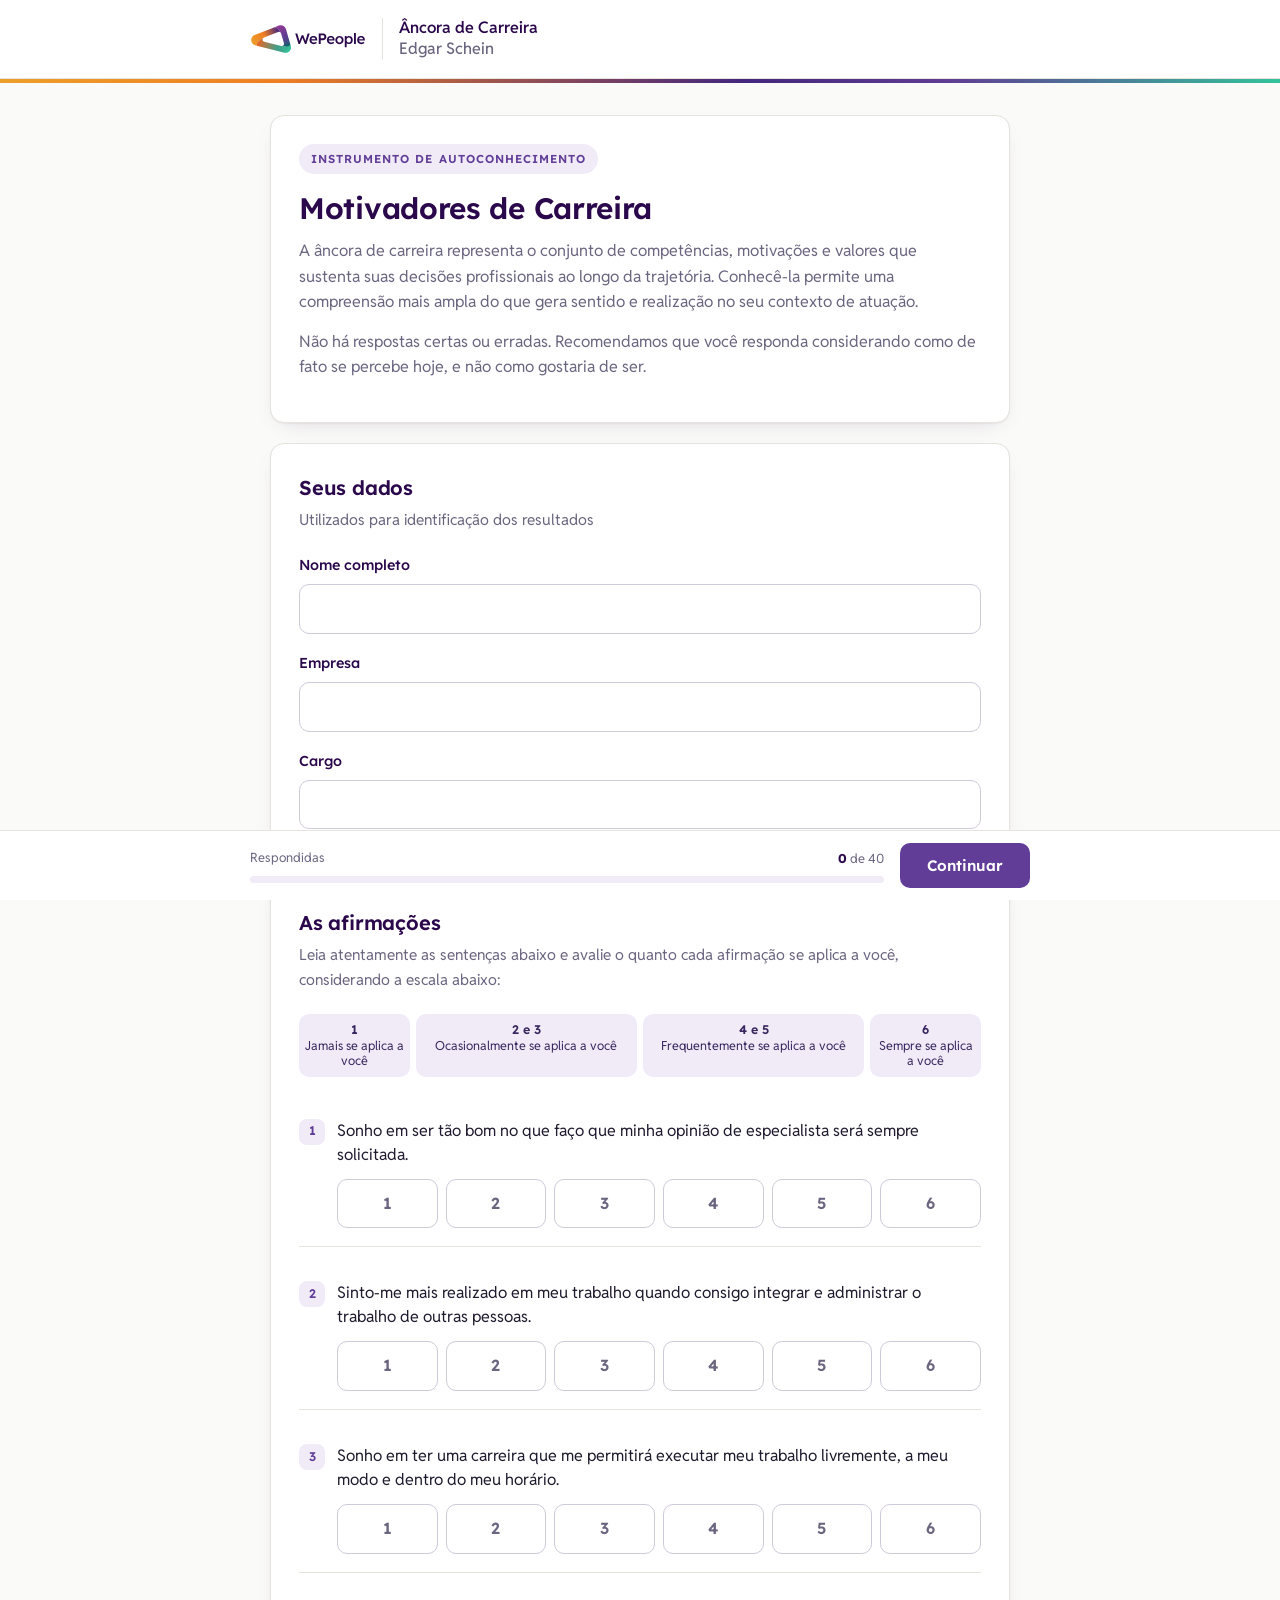
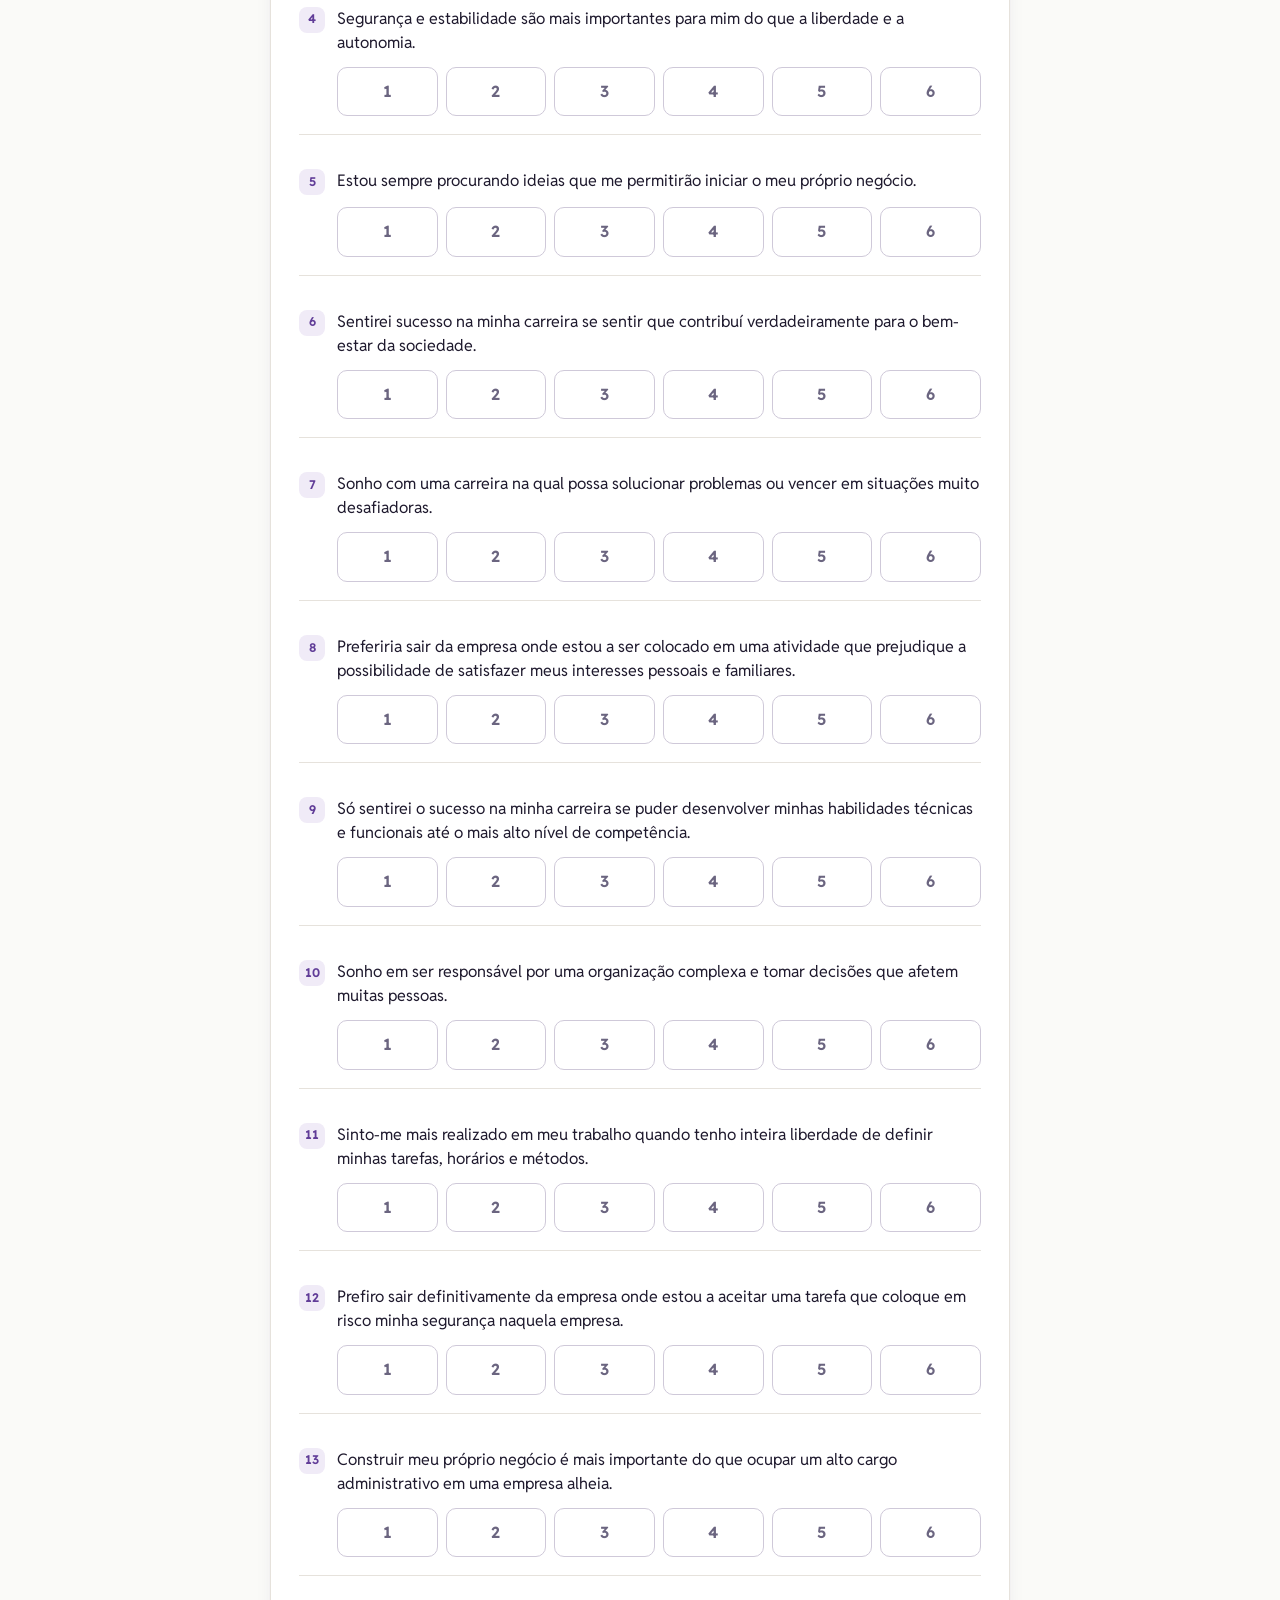
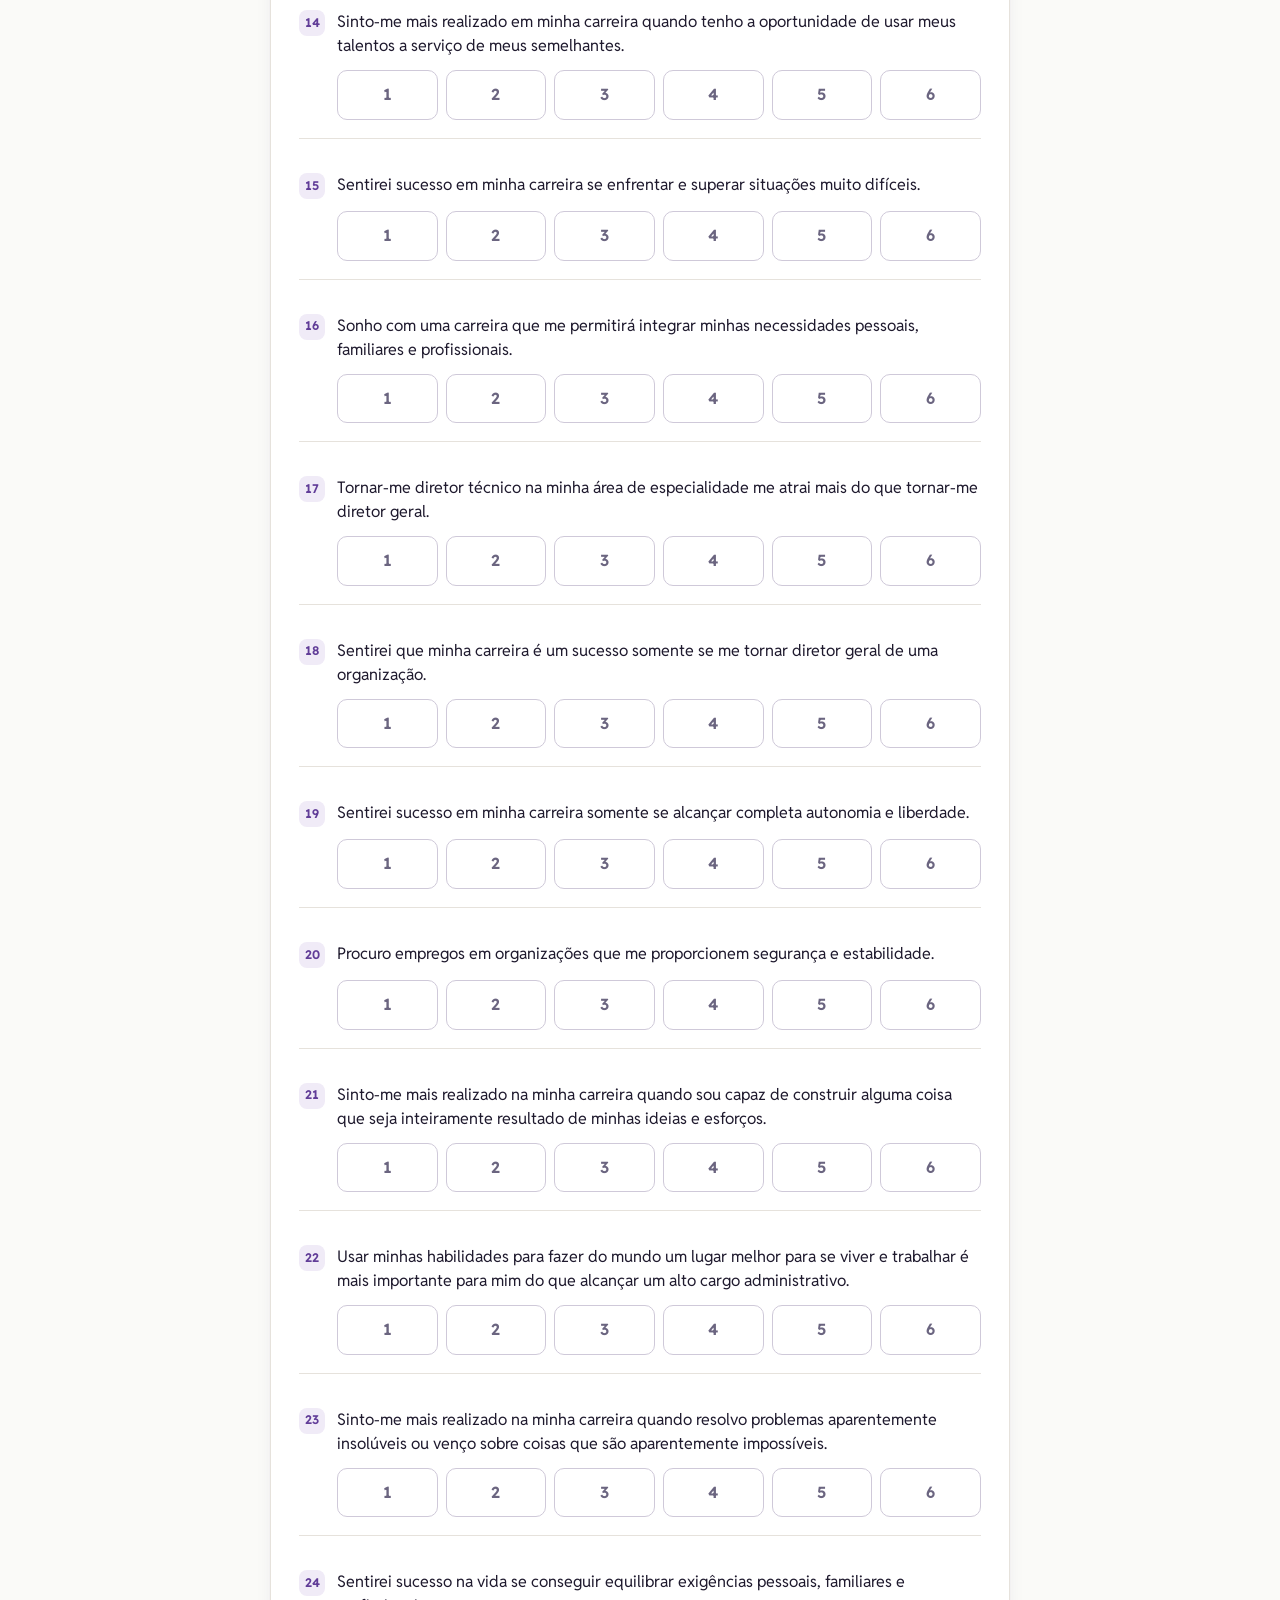
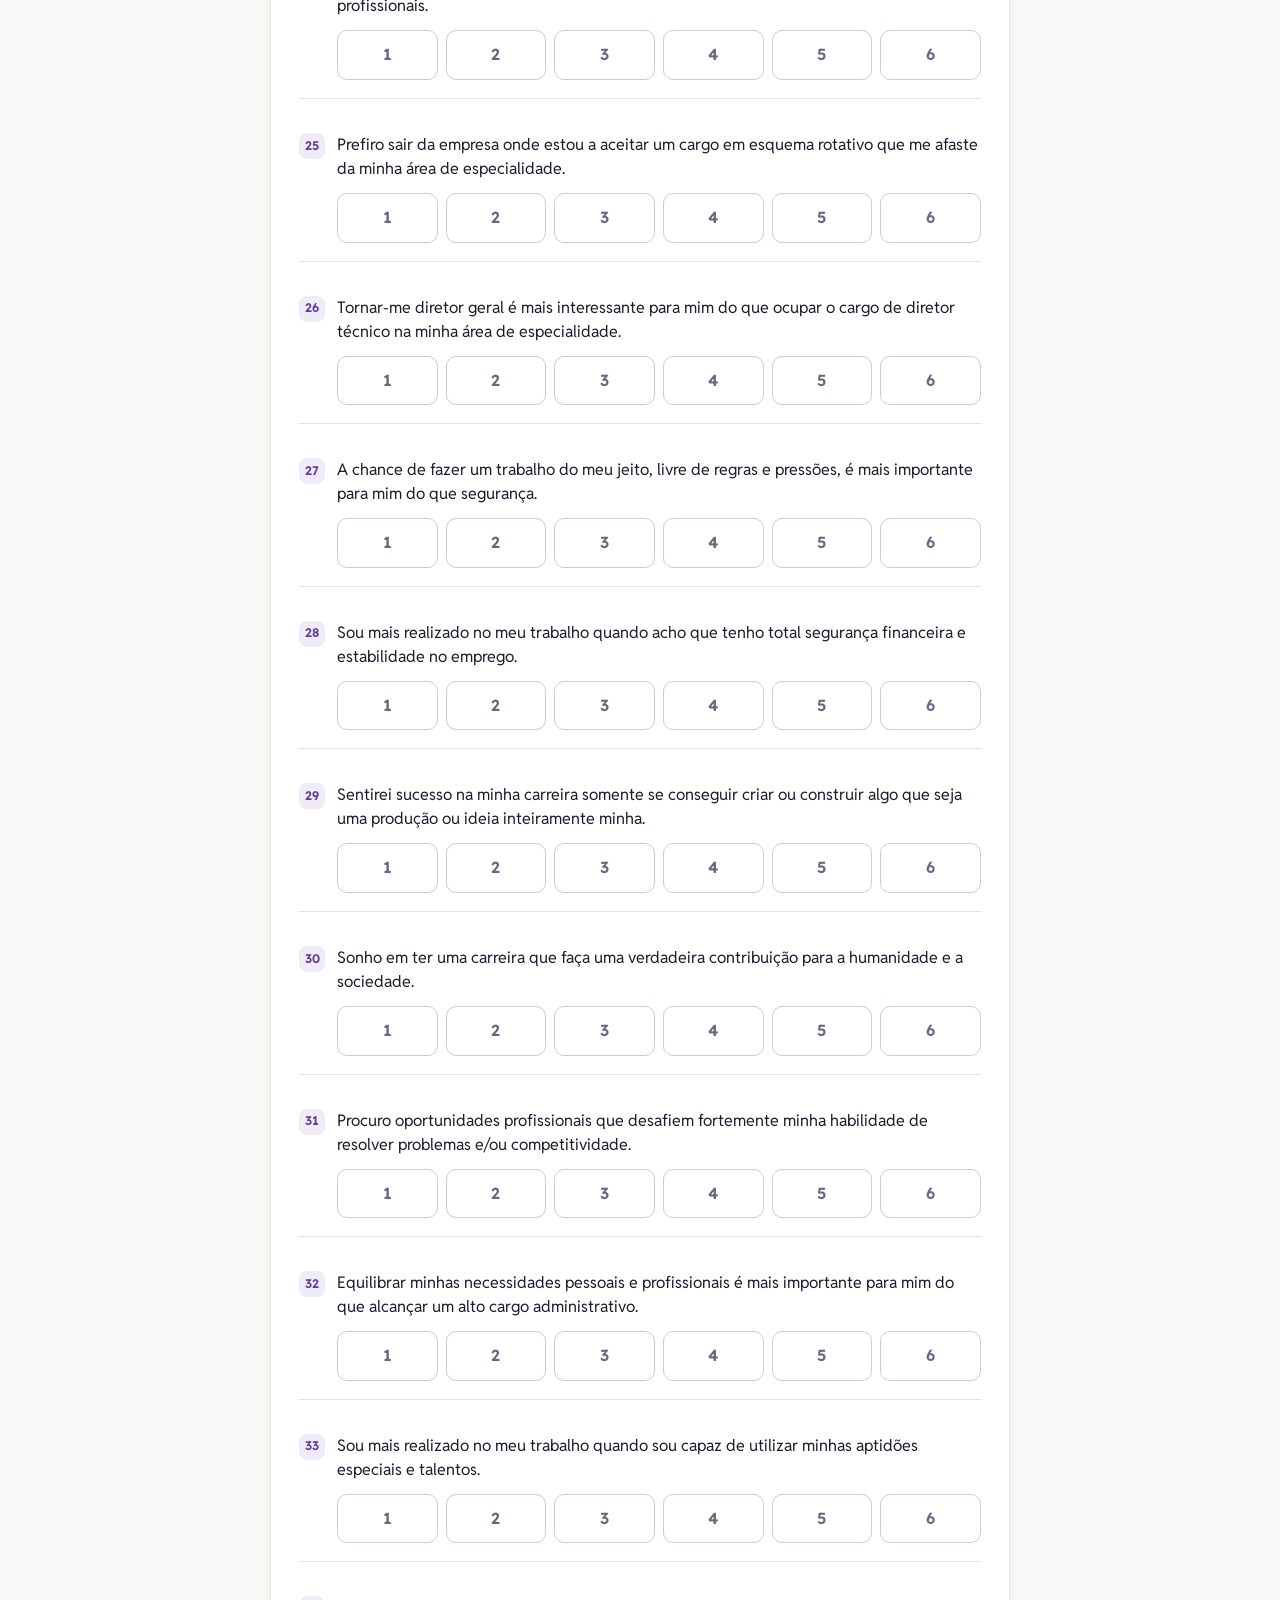
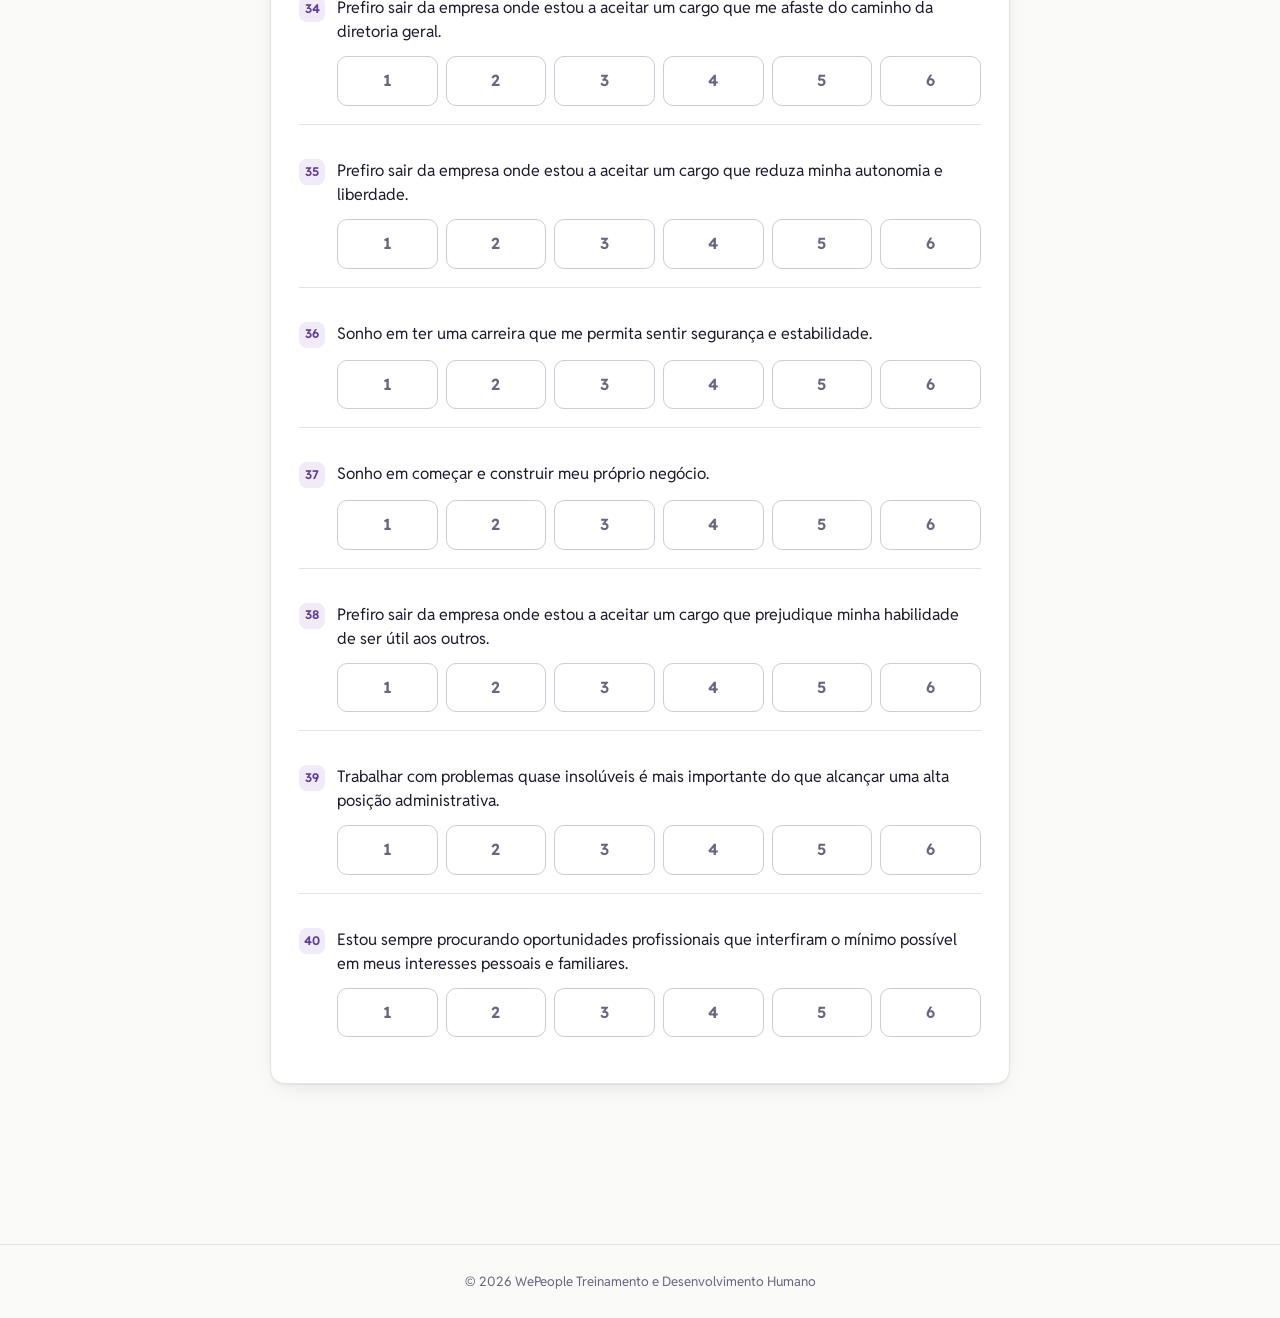
<file: index.html>
<!DOCTYPE html>
<html lang="pt-BR">
<head>
<meta charset="UTF-8">
<meta name="viewport" content="width=device-width, initial-scale=1">
<title>Âncora de Carreira | WePeople</title>
<meta name="description" content="Instrumento Âncora de Carreira (Edgar Schein) — WePeople.">
<meta name="robots" content="noindex">
<link rel="icon" href="assets/img/simbolo-wepeople.svg" type="image/svg+xml">
<link rel="preconnect" href="https://fonts.googleapis.com">
<link rel="preconnect" href="https://fonts.gstatic.com" crossorigin>
<link href="https://fonts.googleapis.com/css2?family=Lexend:wght@400;500;600;700&family=Reddit+Sans:wght@400;500;600&display=swap" rel="stylesheet">
<link rel="stylesheet" href="assets/css/style.css">
</head>
<body>

<header class="cabecalho">
  <div class="cabecalho__interno">
    <img src="assets/img/logo-wepeople.svg" alt="WePeople" class="cabecalho__logo">
    <p class="cabecalho__titulo">
      <strong>Âncora de Carreira</strong>
      Edgar Schein
    </p>
  </div>
</header>
<div class="fio-marca"></div>

<main>

  <!-- ETAPA 1 ------------------------------------------------- -->
  <section id="etapaFormulario">

    <div class="cartao abertura">
      <span class="abertura__selo">Instrumento de autoconhecimento</span>
      <h1>Motivadores de Carreira</h1>
      <p>
        A âncora de carreira representa o conjunto de competências, motivações e
        valores que sustenta suas decisões profissionais ao longo da trajetória.
        Conhecê-la permite uma compreensão mais ampla do que gera sentido e
        realização no seu contexto de atuação.
      </p>
      <p>
        Não há respostas certas ou erradas. Recomendamos que você responda
        considerando como de fato se percebe hoje, e não como gostaria de ser.
      </p>
    </div>

    <form id="formulario" novalidate>

      <div class="cartao">
        <h2 class="cartao__titulo">Seus dados</h2>
        <p class="cartao__apoio">Utilizados para identificação dos resultados</p>

        <div class="campo" id="campoNome">
          <label for="nome">Nome completo</label>
          <input type="text" id="nome" name="nome" autocomplete="name" required>
          <span class="campo__erro">Preencha seu nome completo.</span>
        </div>

        <div class="campo" id="campoEmpresa">
          <label for="empresa">Empresa</label>
          <input type="text" id="empresa" name="empresa" autocomplete="organization" required>
          <span class="campo__erro">Preencha o nome da empresa.</span>
        </div>

        <div class="campo" id="campoCargo">
          <label for="cargo">Cargo</label>
          <input type="text" id="cargo" name="cargo" autocomplete="organization-title" required>
          <span class="campo__erro">Preencha seu cargo.</span>
        </div>
      </div>

      <div class="cartao">
        <h2 class="cartao__titulo">As afirmações</h2>
        <p class="cartao__apoio">
          Leia atentamente as sentenças abaixo e avalie o quanto cada afirmação
          se aplica a você, considerando a escala abaixo:
        </p>

        <div class="escala-guia" aria-hidden="true">
          <span><b>1</b> Jamais se aplica a você</span>
          <span><b>2 e 3</b> Ocasionalmente se aplica a você</span>
          <span><b>4 e 5</b> Frequentemente se aplica a você</span>
          <span><b>6</b> Sempre se aplica a você</span>
        </div>

        <div id="listaPerguntas"></div>
      </div>

    </form>
  </section>

  <!-- ETAPA 2 ------------------------------------------------- -->
  <section id="etapaDestaques" class="oculto">
    <div class="cartao">
      <h2 class="cartao__titulo">Quase lá: suas prioridades</h2>
      <p class="cartao__apoio" id="textoDestaques"></p>

      <div class="aviso aviso--info">
        <span aria-hidden="true">★</span>
        <span>As demais afirmações mantêm a nota que você já deu.</span>
      </div>

      <div id="listaDestaques"></div>

      <div id="erroDestaques" class="aviso aviso--alerta oculto"></div>
    </div>
  </section>

  <!-- ETAPA 3 ------------------------------------------------- -->
  <section id="etapaConclusao" class="oculto">
    <div class="cartao conclusao">
      <div class="conclusao__marca">
        <svg viewBox="0 0 24 24" fill="none" stroke="#fff" stroke-width="2.5"
             stroke-linecap="round" stroke-linejoin="round" aria-hidden="true">
          <path d="M20 6 9 17l-5-5"/>
        </svg>
      </div>
      <h2>Respostas enviadas!</h2>
      <p>
        Obrigada por sua dedicação. Seu resultado será apresentado e
        interpretado junto com a consultoria na devolutiva.
      </p>
      <p>
        Dúvidas? Fale com
        <a href="mailto:projetos@wepeople.com.br">projetos@wepeople.com.br</a>.
      </p>
    </div>
  </section>

</main>

<!-- BARRA FIXA --------------------------------------------- -->
<div class="rodape-fixo" id="rodapeFixo">
  <div class="rodape-fixo__interno">
    <div class="progresso" id="blocoProgresso">
      <div class="progresso__texto">
        <span id="progressoRotulo">Respondidas</span>
        <span><strong id="progressoAtual">0</strong> de <span id="progressoTotal">40</span></span>
      </div>
      <div class="progresso__trilho">
        <div class="progresso__barra" id="progressoBarra"></div>
      </div>
    </div>
    <button type="button" class="botao botao--secundario oculto" id="btnVoltar">Voltar</button>
    <button type="button" class="botao botao--principal" id="btnAvancar">Continuar</button>
  </div>
</div>

<footer class="rodape">
  © <span id="ano"></span> WePeople Treinamento e Desenvolvimento Humano
</footer>

<script type="module" src="assets/js/form.js"></script>
</body>
</html>
</file>
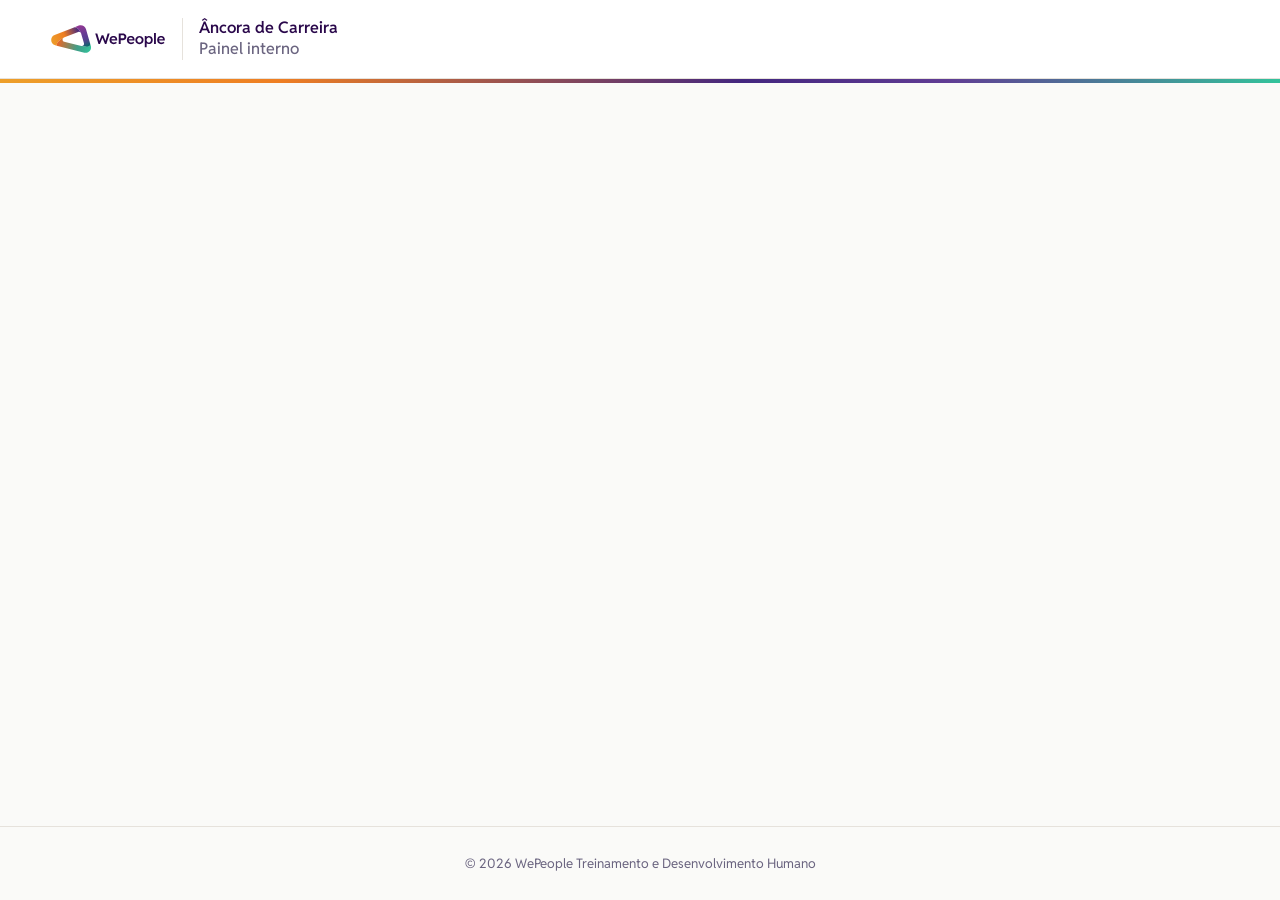
<file: admin.html>
<!DOCTYPE html>
<html lang="pt-BR">
<head>
<meta charset="UTF-8">
<meta name="viewport" content="width=device-width, initial-scale=1">
<title>Admin — Âncora de Carreira | WePeople</title>
<meta name="robots" content="noindex, nofollow">
<link rel="icon" href="assets/img/simbolo-wepeople.svg" type="image/svg+xml">
<link rel="preconnect" href="https://fonts.googleapis.com">
<link rel="preconnect" href="https://fonts.gstatic.com" crossorigin>
<link href="https://fonts.googleapis.com/css2?family=Lexend:wght@400;500;600;700&family=Reddit+Sans:wght@400;500;600&display=swap" rel="stylesheet">
<link rel="stylesheet" href="assets/css/style.css">
<link rel="stylesheet" href="assets/css/admin.css">
</head>
<body class="corpo-admin">

<header class="cabecalho">
  <div class="cabecalho__interno cabecalho__interno--largo">
    <img src="assets/img/logo-wepeople.svg" alt="WePeople" class="cabecalho__logo">
    <p class="cabecalho__titulo">
      <strong>Âncora de Carreira</strong>
      Painel interno
    </p>
    <div class="cabecalho__acoes">
      <span id="usuarioAtual" class="usuario"></span>
      <button type="button" class="botao botao--secundario botao--mini oculto" id="btnSair">Sair</button>
    </div>
  </div>
</header>
<div class="fio-marca"></div>

<main class="main--largo">

  <!-- Supabase ainda não configurado -->
  <section id="telaConfig" class="oculto">
    <div class="cartao">
      <h2 class="cartao__titulo">Falta ligar o Supabase</h2>
      <p class="cartao__apoio">O painel precisa do banco para listar as respostas.</p>
      <ol class="passos">
        <li>Crie um projeto em <a href="https://supabase.com" target="_blank" rel="noopener">supabase.com</a> (plano gratuito atende).</li>
        <li>Em <strong>SQL Editor</strong>, rode o conteúdo de <code>supabase/schema.sql</code>.</li>
        <li>Em <strong>Project Settings → API</strong>, copie a <em>Project URL</em> e a chave <em>anon public</em>.</li>
        <li>Cole as duas em <code>config.js</code> e publique.</li>
        <li>Em <strong>Authentication → Users</strong>, crie seu usuário com e-mail e senha.</li>
      </ol>
      <div class="aviso aviso--alerta">
        <span aria-hidden="true">!</span>
        <span>Use a chave <strong>anon public</strong>. Nunca a <code>service_role</code> — ela dá acesso total ao banco.</span>
      </div>
    </div>
  </section>

  <!-- Login -->
  <section id="telaLogin" class="oculto">
    <div class="cartao cartao--estreito">
      <h2 class="cartao__titulo">Entrar</h2>
      <p class="cartao__apoio">Acesso restrito à equipe WePeople.</p>
      <form id="formLogin">
        <div class="campo">
          <label for="email">E-mail</label>
          <input type="email" id="email" autocomplete="username" required>
        </div>
        <div class="campo">
          <label for="senha">Senha</label>
          <input type="password" id="senha" autocomplete="current-password" required>
        </div>
        <div id="erroLogin" class="aviso aviso--erro oculto"></div>
        <button type="submit" class="botao botao--principal botao--bloco" id="btnEntrar">Entrar</button>
      </form>
    </div>
  </section>

  <!-- Painel -->
  <section id="telaPainel" class="oculto">

    <div class="cartao">
      <div class="filtros">
        <div class="campo campo--inline">
          <label for="filtroBusca">Buscar por nome</label>
          <input type="text" id="filtroBusca" placeholder="ex.: Aníbal">
        </div>
        <div class="campo campo--inline">
          <label for="filtroEmpresa">Empresa</label>
          <select id="filtroEmpresa"><option value="">Todas</option></select>
        </div>
        <div class="campo campo--inline">
          <label for="filtroDe">De</label>
          <input type="date" id="filtroDe">
        </div>
        <div class="campo campo--inline">
          <label for="filtroAte">Até</label>
          <input type="date" id="filtroAte">
        </div>
        <button type="button" class="botao botao--secundario botao--mini" id="btnLimpar">Limpar</button>
      </div>
    </div>

    <div class="barra-acoes">
      <label class="selecao-tudo">
        <input type="checkbox" id="marcarTodos">
        <span id="resumoSelecao">Nenhum selecionado</span>
      </label>
      <div class="barra-acoes__botoes">
        <button type="button" class="botao botao--secundario botao--mini" id="btnCsv">Baixar CSV</button>
        <button type="button" class="botao botao--principal botao--mini" id="btnGerar" disabled>
          Gerar imagens
        </button>
      </div>
    </div>

    <div id="statusPainel" class="aviso aviso--info oculto"></div>

    <div class="cartao cartao--tabela">
      <table class="tabela">
        <thead>
          <tr>
            <th class="col-check"><span class="so-leitor">Selecionar</span></th>
            <th>Nome</th>
            <th>Empresa</th>
            <th>Cargo</th>
            <th>1ª âncora</th>
            <th class="col-data">Respondido em</th>
            <th class="col-acao"><span class="so-leitor">Ações</span></th>
          </tr>
        </thead>
        <tbody id="corpoTabela"></tbody>
      </table>
      <p id="vazio" class="vazio oculto">Nenhuma resposta encontrada com esses filtros.</p>
    </div>

  </section>
</main>

<!-- Pré-visualização do gráfico -->
<dialog id="dialogoGrafico" class="dialogo">
  <div class="dialogo__topo">
    <h3 id="tituloGrafico"></h3>
    <button type="button" class="botao botao--secundario botao--mini" id="btnFecharDialogo">Fechar</button>
  </div>
  <canvas id="canvasPreview"></canvas>
  <div class="dialogo__rodape">
    <button type="button" class="botao botao--principal botao--mini" id="btnBaixarUm">Baixar PNG</button>
  </div>
</dialog>

<footer class="rodape">
  © <span id="ano"></span> WePeople Treinamento e Desenvolvimento Humano
</footer>

<script type="module" src="assets/js/admin.js"></script>
</body>
</html>
</file>
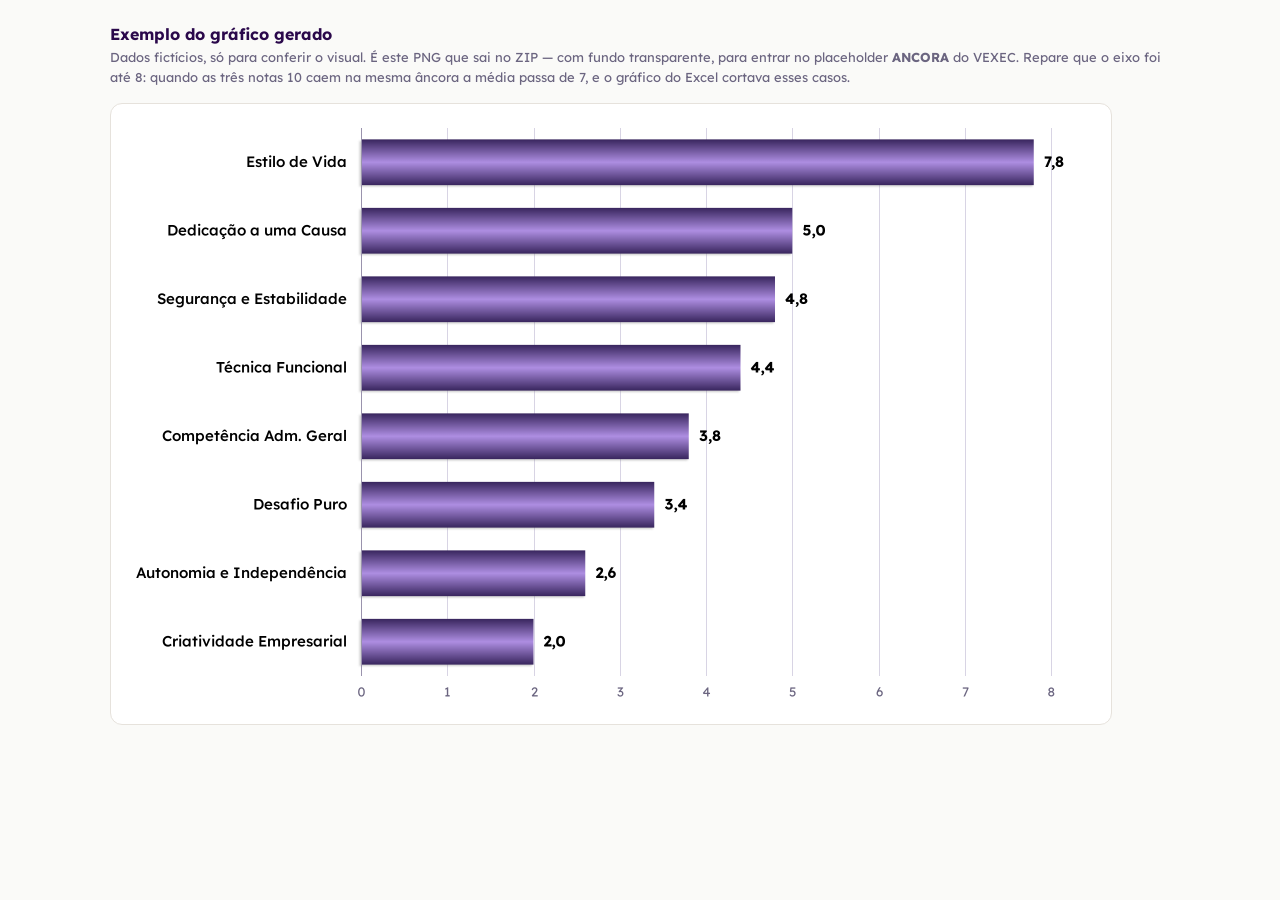
<file: preview-grafico.html>
<!DOCTYPE html>
<html lang="pt-BR">
<head>
<meta charset="UTF-8">
<meta name="viewport" content="width=device-width, initial-scale=1">
<title>Exemplo do gráfico | Âncora de Carreira</title>
<meta name="robots" content="noindex, nofollow">
<link rel="icon" href="assets/img/simbolo-wepeople.svg" type="image/svg+xml">
<link href="https://fonts.googleapis.com/css2?family=Lexend:wght@400;500;600;700&display=swap" rel="stylesheet">
<style>
  body { margin:0; padding:24px; background:#FAFAF8; font-family:Lexend,system-ui,sans-serif; }
  .caixa { max-width:1060px; margin:0 auto; }
  h1 { font-size:16px; color:#2A084B; margin:0 0 4px; }
  p  { font-size:13px; color:#6B6580; margin:0 0 16px; line-height:1.5; }
  canvas { display:block; width:100%; height:auto; border:1px solid #E6E2DC; border-radius:12px; background:#fff; }
</style>
</head>
<body>
<div class="caixa">
  <h1>Exemplo do gráfico gerado</h1>
  <p>
    Dados fictícios, só para conferir o visual. É este PNG que sai no ZIP —
    com fundo transparente, para entrar no placeholder <b>ANCORA</b> do VEXEC.
    Repare que o eixo foi até 8: quando as três notas 10 caem na mesma âncora a
    média passa de 7, e o gráfico do Excel cortava esses casos.
  </p>
  <canvas id="c"></canvas>
</div>
<script type="module">
import { desenharGrafico } from "./assets/js/grafico.js";

// Notas fictícias, montadas para cair numa média conhecida por âncora.
const porAncora = {
  1: [5, 5, 4, 4, 4],      // Técnica Funcional      -> 4,4
  2: [4, 4, 4, 4, 3],      // Competência Adm. Geral -> 3,8
  3: [3, 3, 3, 2, 2],      // Autonomia              -> 2,6
  4: [5, 5, 5, 5, 4],      // Segurança              -> 4,8
  5: [2, 2, 2, 2, 2],      // Criatividade           -> 2,0
  6: [5, 5, 5, 5, 5],      // Dedicação              -> 5,0
  7: [4, 4, 3, 3, 3],      // Desafio Puro           -> 3,4
  8: [10, 10, 10, 6, 3],   // Estilo de Vida         -> 7,8
};
const respostas = new Array(40);
for (const [ancora, notas] of Object.entries(porAncora)) {
  notas.forEach((n, i) => { respostas[Number(ancora) - 1 + i * 8] = n; });
}
desenharGrafico(document.getElementById("c"), respostas);
</script>
</body>
</html>
</file>
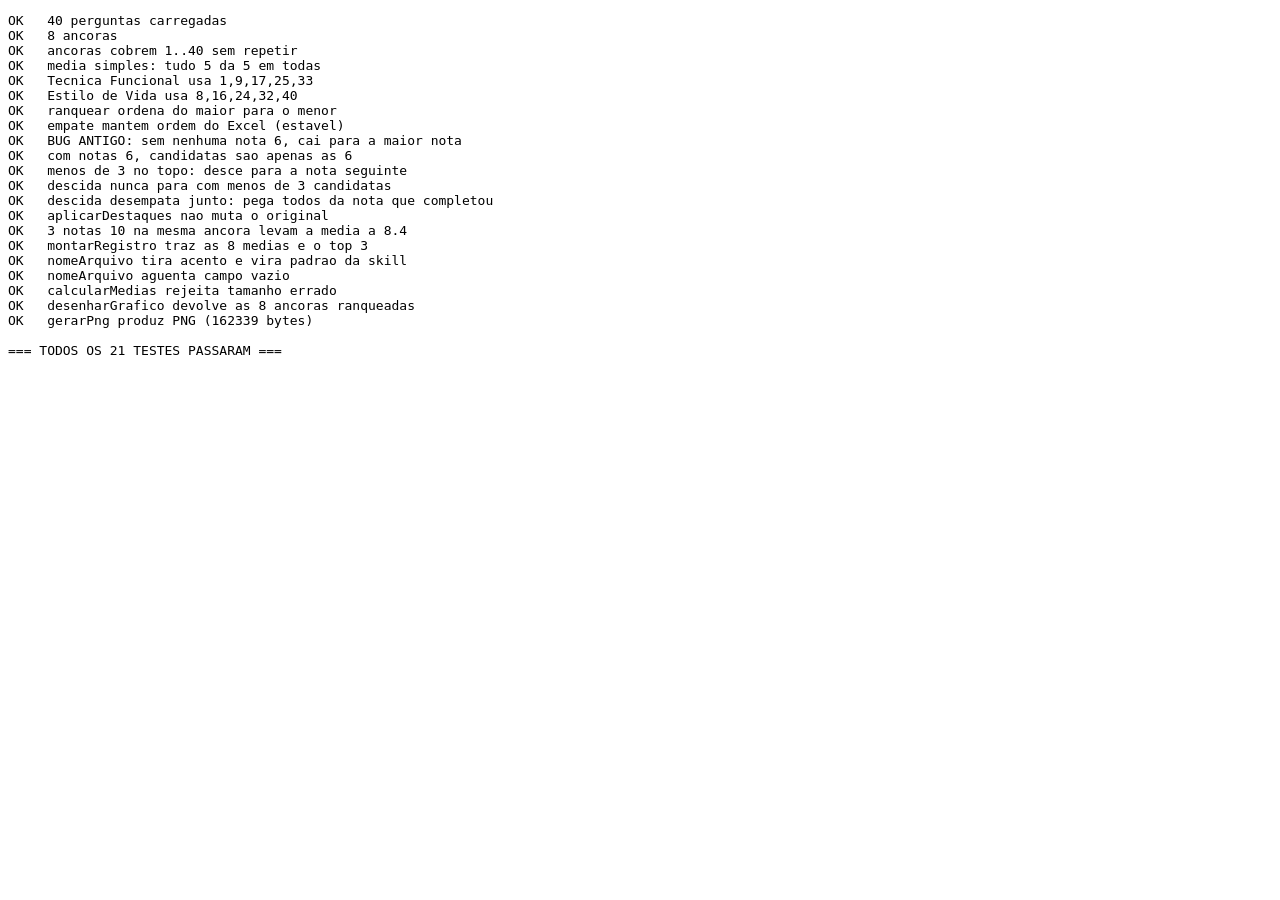
<file: testes.html>
<!DOCTYPE html>
<html lang="pt-BR">
<head><meta charset="UTF-8"><title>Testes</title><meta name="robots" content="noindex, nofollow"></head>
<body>
<pre id="saida">rodando...</pre>
<script type="module">
import {
  PERGUNTAS, ANCORAS, TOTAL_PERGUNTAS,
  calcularMedias, ranquear, candidatasDestaque, aplicarDestaques,
} from "./assets/js/ancora.js";
import { gerarPng, nomeArquivo, desenharGrafico } from "./assets/js/grafico.js";
import { montarRegistro } from "./assets/js/db.js";

const linhas = [];
let falhas = 0;
const teste = (nome, fn) => {
  try {
    const r = fn();
    if (r === true) linhas.push(`OK   ${nome}`);
    else { falhas++; linhas.push(`FALHA ${nome} :: ${r}`); }
  } catch (e) { falhas++; linhas.push(`ERRO ${nome} :: ${e.message}`); }
};

const vetor = (f) => Array.from({ length: 40 }, (_, i) => f(i + 1));

teste("40 perguntas carregadas", () => PERGUNTAS.length === 40 || PERGUNTAS.length);
teste("8 ancoras", () => ANCORAS.length === 8 || ANCORAS.length);
teste("ancoras cobrem 1..40 sem repetir", () => {
  const t = ANCORAS.flatMap(a => a.questoes).sort((a, b) => a - b);
  return JSON.stringify(t) === JSON.stringify([...Array(40)].map((_, i) => i + 1)) || JSON.stringify(t);
});

teste("media simples: tudo 5 da 5 em todas", () => {
  const m = calcularMedias(vetor(() => 5));
  return m.every(x => x.media === 5) || JSON.stringify(m);
});

teste("Tecnica Funcional usa 1,9,17,25,33", () => {
  const r = vetor(q => ([1, 9, 17, 25, 33].includes(q) ? 6 : 1));
  const m = calcularMedias(r).find(x => x.id === "tecnica_funcional");
  return m.media === 6 || m.media;
});

teste("Estilo de Vida usa 8,16,24,32,40", () => {
  const r = vetor(q => ([8, 16, 24, 32, 40].includes(q) ? 6 : 1));
  const m = calcularMedias(r).find(x => x.id === "estilo_vida");
  return m.media === 6 || m.media;
});

teste("ranquear ordena do maior para o menor", () => {
  const r = vetor(q => ([8, 16, 24, 32, 40].includes(q) ? 6 : 1));
  const top = ranquear(r);
  return (top[0].id === "estilo_vida" && top[0].posicao === 1) || JSON.stringify(top[0]);
});

teste("empate mantem ordem do Excel (estavel)", () => {
  const a = ranquear(vetor(() => 4)).map(x => x.id);
  const b = ranquear(vetor(() => 4)).map(x => x.id);
  return (JSON.stringify(a) === JSON.stringify(b) && a[0] === "tecnica_funcional") || JSON.stringify(a);
});

// --- o bug que existia em producao ---
teste("BUG ANTIGO: sem nenhuma nota 6, cai para a maior nota", () => {
  const { indices, nota } = candidatasDestaque(vetor(() => 5));
  return (nota === 5 && indices.length === 40) || `nota=${nota} n=${indices.length}`;
});

teste("com notas 6, candidatas sao apenas as 6", () => {
  const r = vetor(q => (q <= 4 ? 6 : 3));
  const { indices, nota, notaMinima } = candidatasDestaque(r);
  return (nota === 6 && notaMinima === 6 && indices.length === 4)
    || `nota=${nota} min=${notaMinima} n=${indices.length}`;
});

teste("menos de 3 no topo: desce para a nota seguinte", () => {
  // duas notas 4 e uma nota 3 no topo — o caso que antes dava so 2 notas 10
  const r = vetor(q => (q <= 2 ? 4 : q === 3 ? 3 : 1));
  const { indices, nota, notaMinima } = candidatasDestaque(r);
  return (nota === 4 && notaMinima === 3 && JSON.stringify(indices) === "[0,1,2]")
    || `nota=${nota} min=${notaMinima} i=${JSON.stringify(indices)}`;
});

teste("descida nunca para com menos de 3 candidatas", () => {
  // so um 6 no topo: precisa descer duas vezes (6 -> 5 -> 4) para chegar a 3
  const r = vetor(q => (q === 1 ? 6 : q === 2 ? 5 : q === 3 ? 4 : 1));
  const { indices, notaMinima } = candidatasDestaque(r);
  return (indices.length === 3 && notaMinima === 4)
    || `min=${notaMinima} n=${indices.length}`;
});

teste("descida desempata junto: pega todos da nota que completou", () => {
  // um 6 e quatro 5: entram os cinco, e a pessoa escolhe 3 entre eles
  const r = vetor(q => (q === 1 ? 6 : q <= 5 ? 5 : 1));
  const { indices, nota, notaMinima } = candidatasDestaque(r);
  return (nota === 6 && notaMinima === 5 && indices.length === 5)
    || `nota=${nota} min=${notaMinima} n=${indices.length}`;
});

teste("aplicarDestaques nao muta o original", () => {
  const orig = vetor(() => 5);
  const novo = aplicarDestaques(orig, [0, 1, 2]);
  return (orig[0] === 5 && novo[0] === 10 && novo[3] === 5) || `${orig[0]} ${novo[0]}`;
});

teste("3 notas 10 na mesma ancora levam a media a 8.4", () => {
  const r = vetor(q => ([1, 9, 17].includes(q) ? 10 : ([25, 33].includes(q) ? 6 : 1)));
  const m = calcularMedias(r).find(x => x.id === "tecnica_funcional");
  return Math.abs(m.media - 8.4) < 1e-9 || m.media;
});

teste("montarRegistro traz as 8 medias e o top 3", () => {
  const reg = montarRegistro({
    nome: " Ana Silva ", empresa: " Farm ", cargo: " Gerente ",
    respostas: vetor(q => ([8, 16, 24, 32, 40].includes(q) ? 6 : 2)),
  });
  const temMedias = ANCORAS.every(a => typeof reg[`media_${a.id}`] === "number");
  return (temMedias && reg.nome === "Ana Silva" && reg.ancora_1 === "Estilo de Vida"
    && reg.versao_instrumento === "2026.1") || JSON.stringify(reg).slice(0, 200);
});

teste("nomeArquivo tira acento e vira padrao da skill", () =>
  nomeArquivo("Aníbal Júnior") === "Ancora_Anibal_Junior.png"
  || nomeArquivo("Aníbal Júnior"));

teste("nomeArquivo aguenta campo vazio", () =>
  nomeArquivo("") === "Ancora_SemNome.png" || nomeArquivo(""));

teste("calcularMedias rejeita tamanho errado", () => {
  try { calcularMedias([1, 2, 3]); return "deixou passar"; }
  catch { return true; }
});

// --- canvas de verdade ---
teste("desenharGrafico devolve as 8 ancoras ranqueadas", () => {
  const c = document.createElement("canvas");
  const d = desenharGrafico(c, vetor(() => 4));
  return (d.length === 8 && c.width > 0) || `${d.length} ${c.width}`;
});

const saida = document.getElementById("saida");
const png = await gerarPng(vetor(q => (q % 6) + 1));
linhas.push(png && png.size > 1000 ? `OK   gerarPng produz PNG (${png.size} bytes)`
  : `FALHA gerarPng (${png && png.size})`);
if (!png || png.size <= 1000) falhas++;

linhas.push("");
linhas.push(falhas === 0 ? `=== TODOS OS ${linhas.filter(l => l.startsWith("OK")).length} TESTES PASSARAM ===`
  : `=== ${falhas} FALHA(S) ===`);
saida.textContent = linhas.join("\n");
document.title = falhas === 0 ? "TESTES-OK" : "TESTES-FALHOU";
</script>
</body>
</html>
</file>
<file: assets/css/style.css>
/* =========================================================
   Âncora de Carreira — WePeople
   Identidade visual 2026 (01_Marca): Lexend + Reddit Sans,
   roxo institucional #2A084B e o gradiente laranja→verde→roxo
   do símbolo da marca.
   ========================================================= */

:root {
  /* marca */
  --roxo-tinta:   #2A084B;  /* texto do logotipo */
  --roxo:         #613D98;
  --roxo-escuro:  #39265E;
  --roxo-claro:   #AE8EE2;
  --roxo-vapor:   #F0EBF7;
  --verde:        #41A38D;
  --verde-claro:  #E4F3EE;
  --laranja:      #F27F20;
  --laranja-vapor:#FEF0E1;

  /* neutros */
  --fundo:        #FAFAF8;
  --papel:        #FFFFFF;
  --borda:        #E6E2DC;
  --borda-forte:  #CFC9D9;
  --texto:        #1F1A2E;
  --texto-suave:  #6B6580;

  --gradiente-marca: linear-gradient(100deg, #ED9F2A 0%, #EE7E23 22%, #43267F 58%, #603C94 74%, #33C39B 100%);

  --fonte-titulo: "Lexend", "Segoe UI", system-ui, sans-serif;
  --fonte-texto:  "Reddit Sans", "Segoe UI", system-ui, sans-serif;

  --raio:      14px;
  --raio-sm:   10px;
  --sombra:    0 1px 2px rgba(42, 8, 75, .05), 0 8px 24px -12px rgba(42, 8, 75, .18);
  --sombra-alta: 0 2px 4px rgba(42, 8, 75, .06), 0 18px 40px -16px rgba(42, 8, 75, .28);

  --largura: 780px;
}

*, *::before, *::after { box-sizing: border-box; }

html { -webkit-text-size-adjust: 100%; }

body {
  margin: 0;
  min-height: 100vh;
  background: var(--fundo);
  color: var(--texto);
  font-family: var(--fonte-texto);
  font-size: 1rem;
  line-height: 1.6;
  display: flex;
  flex-direction: column;
  -webkit-font-smoothing: antialiased;
}

h1, h2, h3, legend { font-family: var(--fonte-titulo); font-weight: 600; letter-spacing: -.01em; }

a { color: var(--roxo); }

/* ---------- Cabeçalho ---------- */
.cabecalho {
  background: var(--papel);
  border-bottom: 1px solid var(--borda);
  padding: 18px 20px;
}
.cabecalho__interno {
  max-width: var(--largura);
  margin: 0 auto;
  display: flex;
  align-items: center;
  gap: 16px;
}
.cabecalho__logo { height: 30px; width: auto; display: block; }
.cabecalho__titulo {
  margin: 0;
  font-size: 1rem;
  font-weight: 500;
  color: var(--texto-suave);
  border-left: 1px solid var(--borda);
  padding-left: 16px;
  line-height: 1.3;
}
.cabecalho__titulo strong { display: block; color: var(--roxo-tinta); font-weight: 600; }
@media (max-width: 620px) {
  .cabecalho__titulo { border: 0; padding-left: 0; font-size: .8rem; }
  .cabecalho__interno { gap: 12px; }
  .cabecalho__logo { height: 24px; }
}

/* fio do gradiente da marca */
.fio-marca { height: 4px; background: var(--gradiente-marca); }

/* ---------- Estrutura ---------- */
main {
  flex: 1;
  width: 100%;
  max-width: var(--largura);
  margin: 0 auto;
  padding: 32px 20px 140px;
}

.cartao {
  background: var(--papel);
  border: 1px solid var(--borda);
  border-radius: var(--raio);
  box-shadow: var(--sombra);
  padding: 28px;
  margin-bottom: 20px;
}
@media (max-width: 620px) { .cartao { padding: 20px 16px; } }

.cartao__titulo { margin: 0 0 4px; font-size: 1.25rem; color: var(--roxo-tinta); }
.cartao__apoio  { margin: 0 0 22px; color: var(--texto-suave); font-size: .95rem; }

.oculto { display: none !important; }

/* ---------- Abertura ---------- */
.abertura__selo {
  display: inline-block;
  font-family: var(--fonte-titulo);
  font-size: .72rem;
  font-weight: 600;
  letter-spacing: .09em;
  text-transform: uppercase;
  color: var(--roxo);
  background: var(--roxo-vapor);
  padding: 6px 12px;
  border-radius: 999px;
  margin-bottom: 16px;
}
.abertura h1 { margin: 0 0 12px; font-size: 1.85rem; line-height: 1.22; color: var(--roxo-tinta); }
@media (max-width: 620px) { .abertura h1 { font-size: 1.45rem; } }
.abertura p { margin: 0 0 14px; color: var(--texto-suave); }

/* ---------- Campos ---------- */
.campo { margin-bottom: 18px; }
.campo:last-child { margin-bottom: 0; }
.campo > label {
  display: block;
  font-family: var(--fonte-titulo);
  font-weight: 500;
  font-size: .9rem;
  margin-bottom: 7px;
  color: var(--roxo-tinta);
}
.campo input[type="text"],
.campo input[type="email"] {
  width: 100%;
  font: inherit;
  color: inherit;
  padding: 11px 13px;
  border: 1.5px solid var(--borda-forte);
  border-radius: var(--raio-sm);
  background: var(--papel);
  transition: border-color .15s, box-shadow .15s;
}
.campo input:focus-visible {
  outline: none;
  border-color: var(--roxo);
  box-shadow: 0 0 0 3px var(--roxo-vapor);
}
.campo--erro input { border-color: var(--laranja); background: var(--laranja-vapor); }
.campo__erro { display: none; color: #B4540A; font-size: .84rem; margin-top: 6px; }
.campo--erro .campo__erro { display: block; }

fieldset { border: 0; margin: 0; padding: 0; }
legend { padding: 0; }

/* ---------- Escala ---------- */
.escala-guia {
  display: grid;
  grid-template-columns: 1fr 2fr 2fr 1fr;
  gap: 6px;
  margin: 18px 0 8px;
  font-size: .78rem;
  text-align: center;
  color: var(--texto-suave);
}
.escala-guia span {
  background: var(--roxo-vapor);
  color: var(--roxo-escuro);
  padding: 8px 4px;
  border-radius: var(--raio-sm);
  line-height: 1.25;
}
.escala-guia b { display: block; font-family: var(--fonte-titulo); font-weight: 600; }
/* em telas bem estreitas, 4 colunas nao cabem sem estourar a largura */
@media (max-width: 440px) {
  .escala-guia { grid-template-columns: 1fr 1fr; }
}
.escala-numeros {
  display: grid;
  grid-template-columns: repeat(6, 1fr);
  gap: 6px;
  font-size: .72rem;
  text-align: center;
  color: var(--texto-suave);
  margin-bottom: 4px;
}

/* ---------- Perguntas ---------- */
.pergunta {
  padding: 18px 0;
  border-top: 1px solid var(--borda);
  scroll-margin-top: 90px;
}
.pergunta:first-child { border-top: 0; }
.pergunta__texto {
  display: flex;
  gap: 12px;
  margin-bottom: 12px;
  font-size: 1rem;
  line-height: 1.5;
}
.pergunta__num {
  flex: none;
  width: 26px; height: 26px;
  display: grid; place-items: center;
  border-radius: 8px;
  background: var(--roxo-vapor);
  color: var(--roxo);
  font-family: var(--fonte-titulo);
  font-size: .78rem;
  font-weight: 600;
  transition: background .15s, color .15s;
}
.pergunta--respondida .pergunta__num { background: var(--verde-claro); color: #2B6D5B; }
.pergunta--pendente { background: var(--laranja-vapor); border-radius: var(--raio-sm); padding: 18px 12px; }
.pergunta--pendente .pergunta__num { background: var(--laranja); color: #fff; }

.notas { display: grid; grid-template-columns: repeat(6, 1fr); gap: 8px; margin-left: 38px; }
@media (max-width: 620px) { .notas { margin-left: 0; gap: 6px; } }

.notas input { position: absolute; opacity: 0; pointer-events: none; }
.notas label {
  display: block;
  text-align: center;
  padding: 11px 0;
  border: 1.5px solid var(--borda-forte);
  border-radius: var(--raio-sm);
  background: var(--papel);
  font-family: var(--fonte-titulo);
  font-weight: 600;
  font-size: 1rem;
  color: var(--texto-suave);
  cursor: pointer;
  user-select: none;
  transition: all .14s ease;
}
.notas label:hover { border-color: var(--roxo-claro); color: var(--roxo); }
.notas input:checked + label {
  background: var(--roxo);
  border-color: var(--roxo);
  color: #fff;
  box-shadow: 0 4px 12px -4px rgba(97, 61, 152, .5);
}
.notas input:focus-visible + label { box-shadow: 0 0 0 3px var(--roxo-vapor); }

/* ---------- Etapa 2: destaques ---------- */
.destaque {
  display: flex;
  gap: 12px;
  align-items: flex-start;
  padding: 14px;
  border: 1.5px solid var(--borda);
  border-radius: var(--raio-sm);
  margin-bottom: 10px;
  cursor: pointer;
  transition: all .14s ease;
}
.destaque:hover { border-color: var(--roxo-claro); }
.destaque input { margin: 3px 0 0; width: 18px; height: 18px; accent-color: var(--roxo); flex: none; }
.destaque--marcado { border-color: var(--roxo); background: var(--roxo-vapor); }
.destaque--bloqueado { opacity: .5; }
.destaque--bloqueado, .destaque--bloqueado input { cursor: not-allowed; }

/* ---------- Botões ---------- */
.botao {
  font-family: var(--fonte-titulo);
  font-size: .95rem;
  font-weight: 600;
  padding: 12px 26px;
  border-radius: var(--raio-sm);
  border: 1.5px solid transparent;
  cursor: pointer;
  transition: all .16s ease;
}
.botao--principal { background: var(--roxo); color: #fff; }
.botao--principal:hover:not(:disabled) { background: var(--roxo-escuro); transform: translateY(-1px); }
.botao--secundario { background: transparent; color: var(--roxo); border-color: var(--borda-forte); }
.botao--secundario:hover:not(:disabled) { border-color: var(--roxo); background: var(--roxo-vapor); }
.botao:disabled { opacity: .45; cursor: not-allowed; transform: none; }
.botao:focus-visible { outline: none; box-shadow: 0 0 0 3px var(--roxo-vapor); }

/* ---------- Barra fixa de progresso ---------- */
.rodape-fixo {
  position: fixed;
  left: 0; right: 0; bottom: 0;
  background: rgba(255, 255, 255, .93);
  backdrop-filter: blur(10px);
  border-top: 1px solid var(--borda);
  padding: 12px 20px calc(12px + env(safe-area-inset-bottom));
  z-index: 20;
}
.rodape-fixo__interno {
  max-width: var(--largura);
  margin: 0 auto;
  display: flex;
  align-items: center;
  gap: 16px;
}
.progresso { flex: 1; min-width: 0; }
.progresso__texto {
  display: flex;
  justify-content: space-between;
  font-size: .8rem;
  color: var(--texto-suave);
  margin-bottom: 6px;
}
.progresso__texto strong { color: var(--roxo-tinta); font-family: var(--fonte-titulo); }
.progresso__trilho { height: 7px; background: var(--roxo-vapor); border-radius: 999px; overflow: hidden; }
.progresso__barra {
  height: 100%;
  width: 0;
  background: var(--gradiente-marca);
  border-radius: 999px;
  transition: width .3s ease;
}
@media (max-width: 620px) {
  .rodape-fixo__interno { flex-direction: column; align-items: stretch; gap: 10px; }
  .rodape-fixo .botao { width: 100%; }
}

/* ---------- Avisos ---------- */
.aviso {
  display: flex;
  gap: 10px;
  padding: 13px 15px;
  border-radius: var(--raio-sm);
  font-size: .9rem;
  margin-bottom: 18px;
  line-height: 1.45;
}
.aviso--info  { background: var(--roxo-vapor);    color: var(--roxo-escuro); }
.aviso--alerta{ background: var(--laranja-vapor); color: #8A3E06; }
.aviso--erro  { background: #FDECEC;              color: #9B1C1C; }
.aviso--ok    { background: var(--verde-claro);   color: #22584A; }

/* ---------- Conclusão ---------- */
.conclusao { text-align: center; padding: 56px 24px; }
.conclusao__marca {
  width: 68px; height: 68px;
  margin: 0 auto 22px;
  border-radius: 20px;
  background: var(--gradiente-marca);
  display: grid; place-items: center;
}
.conclusao__marca svg { width: 34px; height: 34px; }
.conclusao h2 { margin: 0 0 12px; font-size: 1.5rem; color: var(--roxo-tinta); }
.conclusao p { color: var(--texto-suave); margin: 0 auto 10px; max-width: 46ch; }

/* ---------- Rodapé ---------- */
.rodape {
  text-align: center;
  padding: 26px 20px;
  color: var(--texto-suave);
  font-size: .82rem;
  border-top: 1px solid var(--borda);
}

/* ---------- Acessibilidade ---------- */
@media (prefers-reduced-motion: reduce) {
  *, *::before, *::after { animation-duration: .01ms !important; transition-duration: .01ms !important; }
}
.so-leitor {
  position: absolute; width: 1px; height: 1px;
  padding: 0; margin: -1px; overflow: hidden;
  clip: rect(0, 0, 0, 0); white-space: nowrap; border: 0;
}
</file>
<file: assets/css/admin.css>
/* =========================================================
   Estilos exclusivos do painel interno (admin.html).
   Reaproveita os tokens de style.css.
   ========================================================= */

.corpo-admin { background: var(--fundo); }

.main--largo { max-width: 1180px; padding-bottom: 48px; }
.cabecalho__interno--largo { max-width: 1180px; }
.cabecalho__acoes { margin-left: auto; display: flex; align-items: center; gap: 12px; }
.usuario { font-size: .85rem; color: var(--texto-suave); }

.cartao--estreito { max-width: 420px; margin-inline: auto; }
.cartao--tabela { padding: 0; overflow: hidden; }

.botao--mini  { padding: 8px 16px; font-size: .85rem; }
.botao--bloco { width: 100%; margin-top: 4px; }

.passos { margin: 0 0 20px; padding-left: 20px; color: var(--texto-suave); }
.passos li { margin-bottom: 9px; }
.passos code {
  background: var(--roxo-vapor); color: var(--roxo-escuro);
  padding: 1px 6px; border-radius: 5px; font-size: .88em;
}

/* ---------- Filtros ---------- */
.filtros {
  display: flex;
  flex-wrap: wrap;
  gap: 14px;
  align-items: flex-end;
}
.campo--inline { margin: 0; flex: 1 1 165px; }
.campo--inline select,
.campo--inline input[type="date"],
.campo--inline input[type="text"] {
  width: 100%;
  font: inherit;
  color: inherit;
  padding: 9px 11px;
  border: 1.5px solid var(--borda-forte);
  border-radius: var(--raio-sm);
  background: var(--papel);
}
.campo--inline select:focus-visible,
.campo--inline input:focus-visible {
  outline: none; border-color: var(--roxo); box-shadow: 0 0 0 3px var(--roxo-vapor);
}

/* ---------- Barra de ações ---------- */
.barra-acoes {
  display: flex;
  flex-wrap: wrap;
  gap: 12px;
  align-items: center;
  margin-bottom: 14px;
}
.barra-acoes__botoes { margin-left: auto; display: flex; gap: 8px; }
.selecao-tudo { display: flex; align-items: center; gap: 9px; font-size: .9rem; cursor: pointer; }
.selecao-tudo input { width: 17px; height: 17px; accent-color: var(--roxo); }

/* ---------- Tabela ---------- */
.tabela { width: 100%; border-collapse: collapse; font-size: .9rem; }
.tabela th {
  text-align: left;
  font-family: var(--fonte-titulo);
  font-weight: 600;
  font-size: .76rem;
  letter-spacing: .05em;
  text-transform: uppercase;
  color: var(--texto-suave);
  background: var(--fundo);
  padding: 12px 14px;
  border-bottom: 1px solid var(--borda);
  white-space: nowrap;
}
.tabela td { padding: 13px 14px; border-bottom: 1px solid var(--borda); vertical-align: middle; }
.tabela tbody tr:last-child td { border-bottom: 0; }
.tabela tbody tr:hover { background: var(--roxo-vapor); }
.tabela tr.linha--marcada { background: var(--roxo-vapor); }
.tabela input[type="checkbox"] { width: 17px; height: 17px; accent-color: var(--roxo); }
.col-check { width: 44px; }
.col-data  { white-space: nowrap; }
.col-acao  { width: 108px; }
.celula-nome { font-weight: 600; color: var(--roxo-tinta); }

.etiqueta-ancora {
  display: inline-block;
  background: var(--verde-claro);
  color: #22584A;
  font-size: .78rem;
  font-weight: 500;
  padding: 3px 9px;
  border-radius: 999px;
  white-space: nowrap;
}

.vazio { padding: 40px 20px; text-align: center; color: var(--texto-suave); }

@media (max-width: 860px) {
  .tabela .col-data, .tabela td:nth-child(4), .tabela th:nth-child(4) { display: none; }
}

/* ---------- Diálogo de pré-visualização ---------- */
.dialogo {
  border: 0;
  border-radius: var(--raio);
  padding: 22px;
  max-width: min(94vw, 1040px);
  box-shadow: var(--sombra-alta);
  background: var(--papel);
  color: var(--texto);
}
.dialogo::backdrop { background: rgba(42, 8, 75, .45); backdrop-filter: blur(2px); }
.dialogo__topo {
  display: flex; align-items: center; justify-content: space-between;
  gap: 16px; margin-bottom: 14px;
}
.dialogo__topo h3 { margin: 0; font-size: 1.05rem; color: var(--roxo-tinta); }
.dialogo canvas {
  width: 100%; height: auto; display: block;
  border: 1px solid var(--borda); border-radius: var(--raio-sm);
  /* xadrez discreto para deixar visível que o PNG tem fundo transparente */
  background-image:
    linear-gradient(45deg, #F1EFEA 25%, transparent 25%, transparent 75%, #F1EFEA 75%),
    linear-gradient(45deg, #F1EFEA 25%, transparent 25%, transparent 75%, #F1EFEA 75%);
  background-size: 16px 16px;
  background-position: 0 0, 8px 8px;
}
.dialogo__rodape { margin-top: 14px; display: flex; justify-content: flex-end; }
</file>
